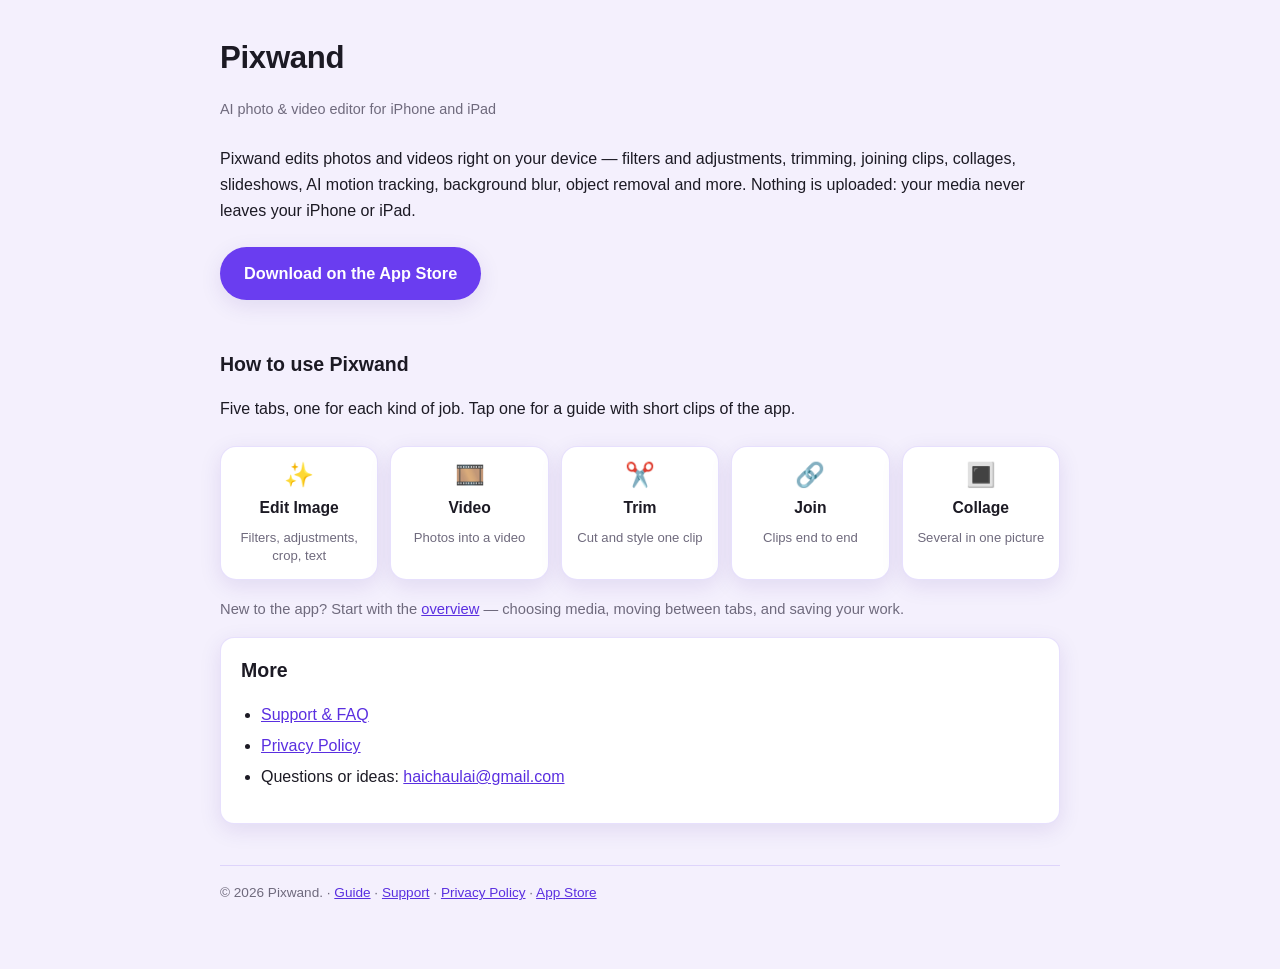
<file: index.html>
<!doctype html>
<html lang="en">
<head>
  <meta charset="utf-8">
  <meta name="viewport" content="width=device-width, initial-scale=1">
  <title>Pixwand — AI Photo &amp; Video Editor</title>
  <meta name="description" content="Pixwand is an AI photo and video editor for iPhone and iPad. Five tabs: Edit Image, Video, Trim, Join and Collage. Everything is edited on your device.">
  <link rel="stylesheet" href="assets/site.css">
</head>
<body>
  <h1>Pixwand</h1>
  <p class="meta">AI photo &amp; video editor for iPhone and iPad</p>

  <p>Pixwand edits photos and videos right on your device — filters and adjustments, trimming,
     joining clips, collages, slideshows, AI motion tracking, background blur, object removal
     and more. Nothing is uploaded: your media never leaves your iPhone or iPad.</p>

  <p><a class="get" href="https://apps.apple.com/app/id6810586772">Download on the App Store</a></p>

  <h2>How to use Pixwand</h2>
  <p>Five tabs, one for each kind of job. Tap one for a guide with short clips of the app.</p>

  <ul class="tabs">
    <li><a href="guide/edit-image/">
      <span class="icon" aria-hidden="true">✨</span>
      <span class="name">Edit Image</span>
      <span class="what">Filters, adjustments, crop, text</span>
    </a></li>
    <li><a href="guide/video/">
      <span class="icon" aria-hidden="true">🎞️</span>
      <span class="name">Video</span>
      <span class="what">Photos into a video</span>
    </a></li>
    <li><a href="guide/trim/">
      <span class="icon" aria-hidden="true">✂️</span>
      <span class="name">Trim</span>
      <span class="what">Cut and style one clip</span>
    </a></li>
    <li><a href="guide/join/">
      <span class="icon" aria-hidden="true">🔗</span>
      <span class="name">Join</span>
      <span class="what">Clips end to end</span>
    </a></li>
    <li><a href="guide/collage/">
      <span class="icon" aria-hidden="true">🔳</span>
      <span class="name">Collage</span>
      <span class="what">Several in one picture</span>
    </a></li>
  </ul>

  <p class="tip">New to the app? Start with the <a href="guide/">overview</a> — choosing media,
     moving between tabs, and saving your work.</p>

  <div class="card">
    <h2 style="margin-top:0">More</h2>
    <ul>
      <li><a href="support.html">Support &amp; FAQ</a></li>
      <li><a href="privacy-policy.html">Privacy Policy</a></li>
      <li>Questions or ideas: <a href="mailto:haichaulai@gmail.com">haichaulai@gmail.com</a></li>
    </ul>
  </div>

  <footer>
    &copy; 2026 Pixwand. &middot; <a href="guide/">Guide</a> &middot;
    <a href="support.html">Support</a> &middot;
    <a href="privacy-policy.html">Privacy Policy</a> &middot;
    <a href="https://apps.apple.com/app/id6810586772">App Store</a>
  </footer>
</body>
</html>
</file>
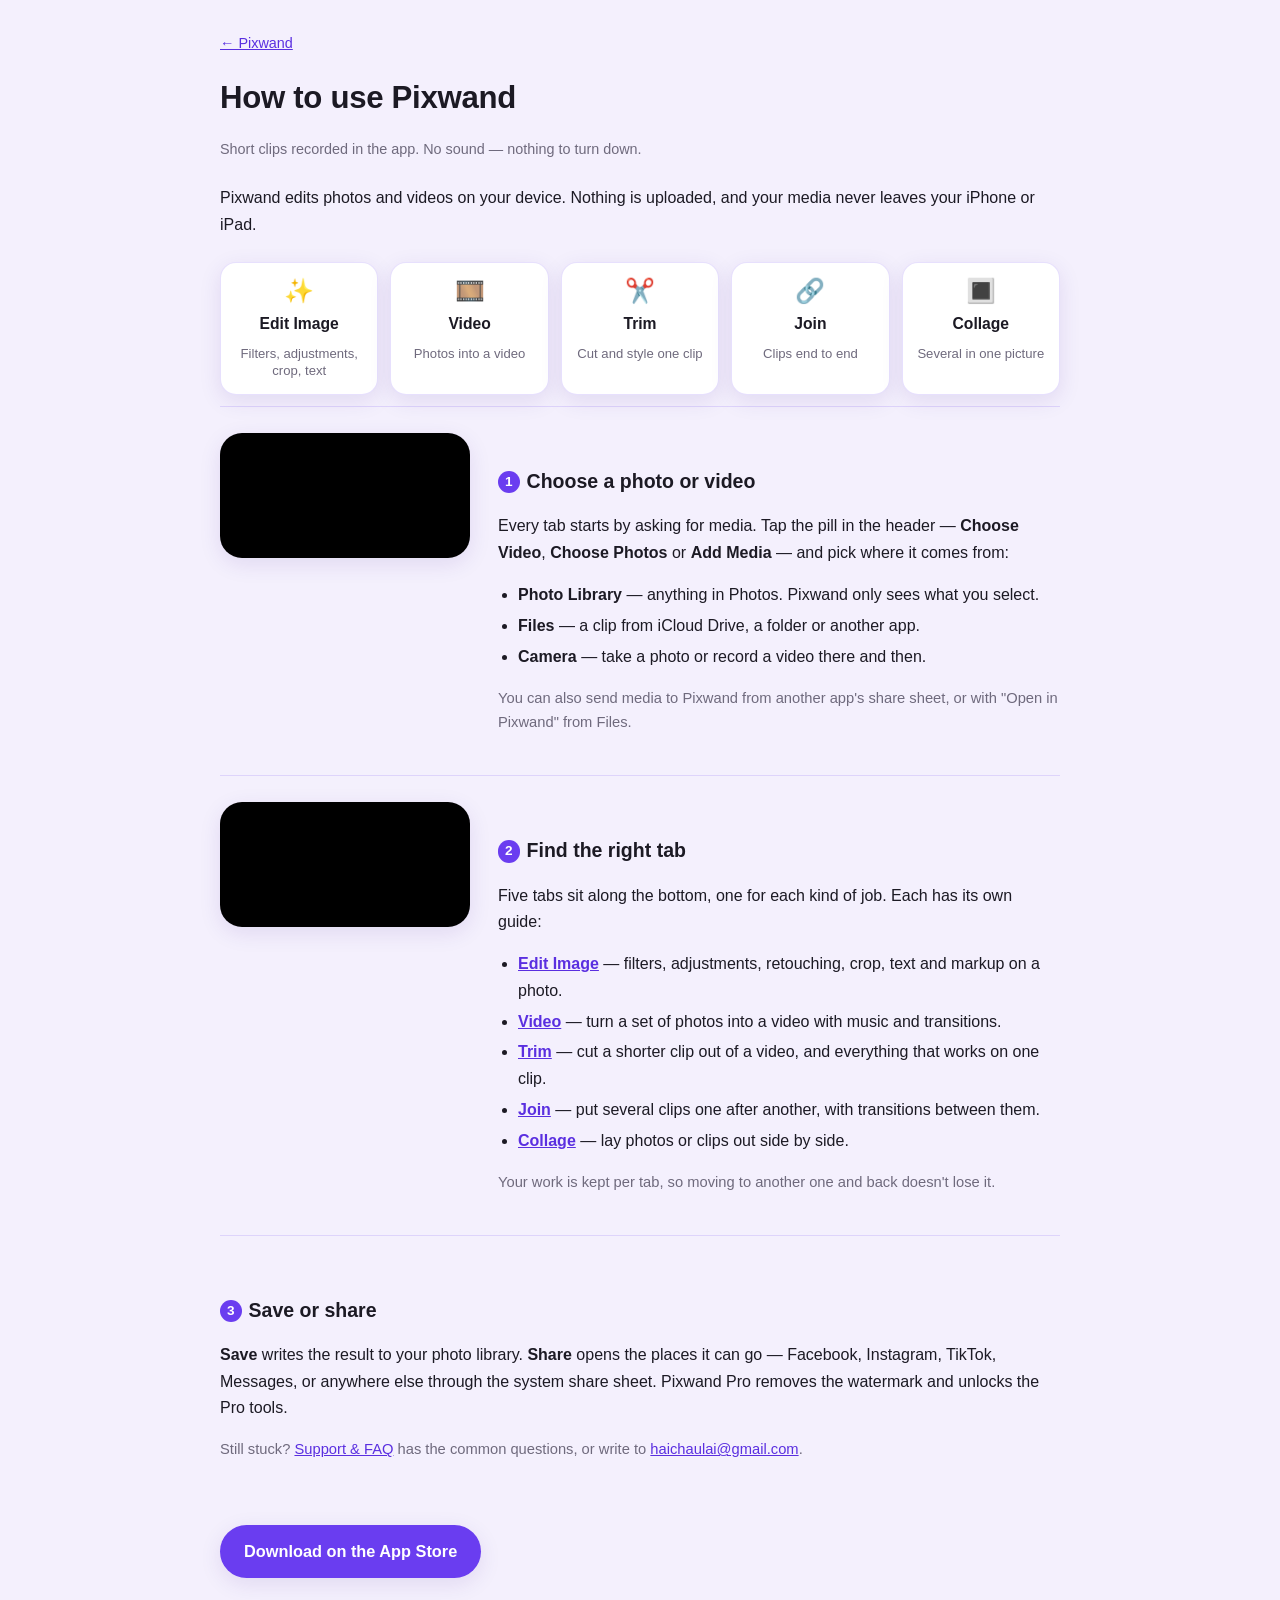
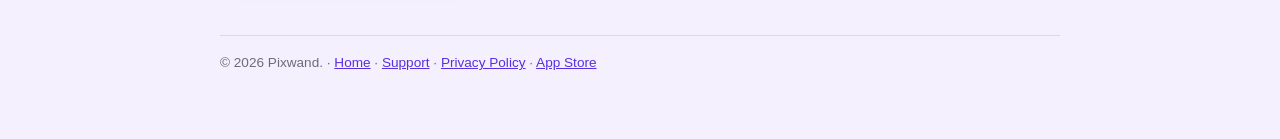
<file: guide/index.html>
<!doctype html>
<html lang="en">
<head>
  <meta charset="utf-8">
  <meta name="viewport" content="width=device-width, initial-scale=1">
  <title>Pixwand — How to Use</title>
  <meta name="description" content="A short visual guide to Pixwand: choose a photo or video, move between the five tabs, then save or share.">
  <link rel="stylesheet" href="../assets/site.css">
</head>
<body>
  <p class="back"><a href="../">&larr; Pixwand</a></p>
  <h1>How to use Pixwand</h1>
  <p class="meta">Short clips recorded in the app. No sound — nothing to turn down.</p>

  <p>Pixwand edits photos and videos on your device. Nothing is uploaded, and your media
     never leaves your iPhone or iPad.</p>

  <ul class="tabs">
    <li><a href="edit-image/">
      <span class="icon" aria-hidden="true">✨</span>
      <span class="name">Edit Image</span>
      <span class="what">Filters, adjustments, crop, text</span>
    </a></li>
    <li><a href="video/">
      <span class="icon" aria-hidden="true">🎞️</span>
      <span class="name">Video</span>
      <span class="what">Photos into a video</span>
    </a></li>
    <li><a href="trim/">
      <span class="icon" aria-hidden="true">✂️</span>
      <span class="name">Trim</span>
      <span class="what">Cut and style one clip</span>
    </a></li>
    <li><a href="join/">
      <span class="icon" aria-hidden="true">🔗</span>
      <span class="name">Join</span>
      <span class="what">Clips end to end</span>
    </a></li>
    <li><a href="collage/">
      <span class="icon" aria-hidden="true">🔳</span>
      <span class="name">Collage</span>
      <span class="what">Several in one picture</span>
    </a></li>
  </ul>

  <section class="step">
    <video src="clips/choose-video.mp4" autoplay muted loop playsinline preload="metadata"
           aria-label="Choosing a video from the photo library"></video>
    <div>
      <h2><span class="num">1</span>Choose a photo or video</h2>
      <p>Every tab starts by asking for media. Tap the pill in the header —
         <b>Choose Video</b>, <b>Choose Photos</b> or <b>Add Media</b> — and pick where it
         comes from:</p>
      <ul>
        <li><b>Photo Library</b> — anything in Photos. Pixwand only sees what you select.</li>
        <li><b>Files</b> — a clip from iCloud Drive, a folder or another app.</li>
        <li><b>Camera</b> — take a photo or record a video there and then.</li>
      </ul>
      <p class="tip">You can also send media to Pixwand from another app's share sheet, or
         with "Open in Pixwand" from Files.</p>
    </div>
  </section>

  <section class="step">
    <video src="clips/tour-tabs.mp4" autoplay muted loop playsinline preload="metadata"
           aria-label="Moving between the five tabs along the bottom of the app"></video>
    <div>
      <h2><span class="num">2</span>Find the right tab</h2>
      <p>Five tabs sit along the bottom, one for each kind of job. Each has its own guide:</p>
      <ul>
        <li><a href="edit-image/"><b>Edit Image</b></a> — filters, adjustments, retouching,
            crop, text and markup on a photo.</li>
        <li><a href="video/"><b>Video</b></a> — turn a set of photos into a video with
            music and transitions.</li>
        <li><a href="trim/"><b>Trim</b></a> — cut a shorter clip out of a video, and
            everything that works on one clip.</li>
        <li><a href="join/"><b>Join</b></a> — put several clips one after another, with
            transitions between them.</li>
        <li><a href="collage/"><b>Collage</b></a> — lay photos or clips out side by side.</li>
      </ul>
      <p class="tip">Your work is kept per tab, so moving to another one and back doesn't lose it.</p>
    </div>
  </section>

  <section class="step wide">
    <div>
      <h2><span class="num">3</span>Save or share</h2>
      <p><b>Save</b> writes the result to your photo library. <b>Share</b> opens the places it
         can go — Facebook, Instagram, TikTok, Messages, or anywhere else through the system
         share sheet. Pixwand Pro removes the watermark and unlocks the Pro tools.</p>
      <p class="tip">Still stuck? <a href="../support.html">Support &amp; FAQ</a> has the
         common questions, or write to
         <a href="mailto:haichaulai@gmail.com">haichaulai@gmail.com</a>.</p>
    </div>
  </section>

  <p><a class="get" href="https://apps.apple.com/app/id6810586772">Download on the App Store</a></p>

  <footer>
    &copy; 2026 Pixwand. &middot; <a href="../">Home</a> &middot;
    <a href="../support.html">Support</a> &middot;
    <a href="../privacy-policy.html">Privacy Policy</a> &middot;
    <a href="https://apps.apple.com/app/id6810586772">App Store</a>
  </footer>
</body>
</html>
</file>
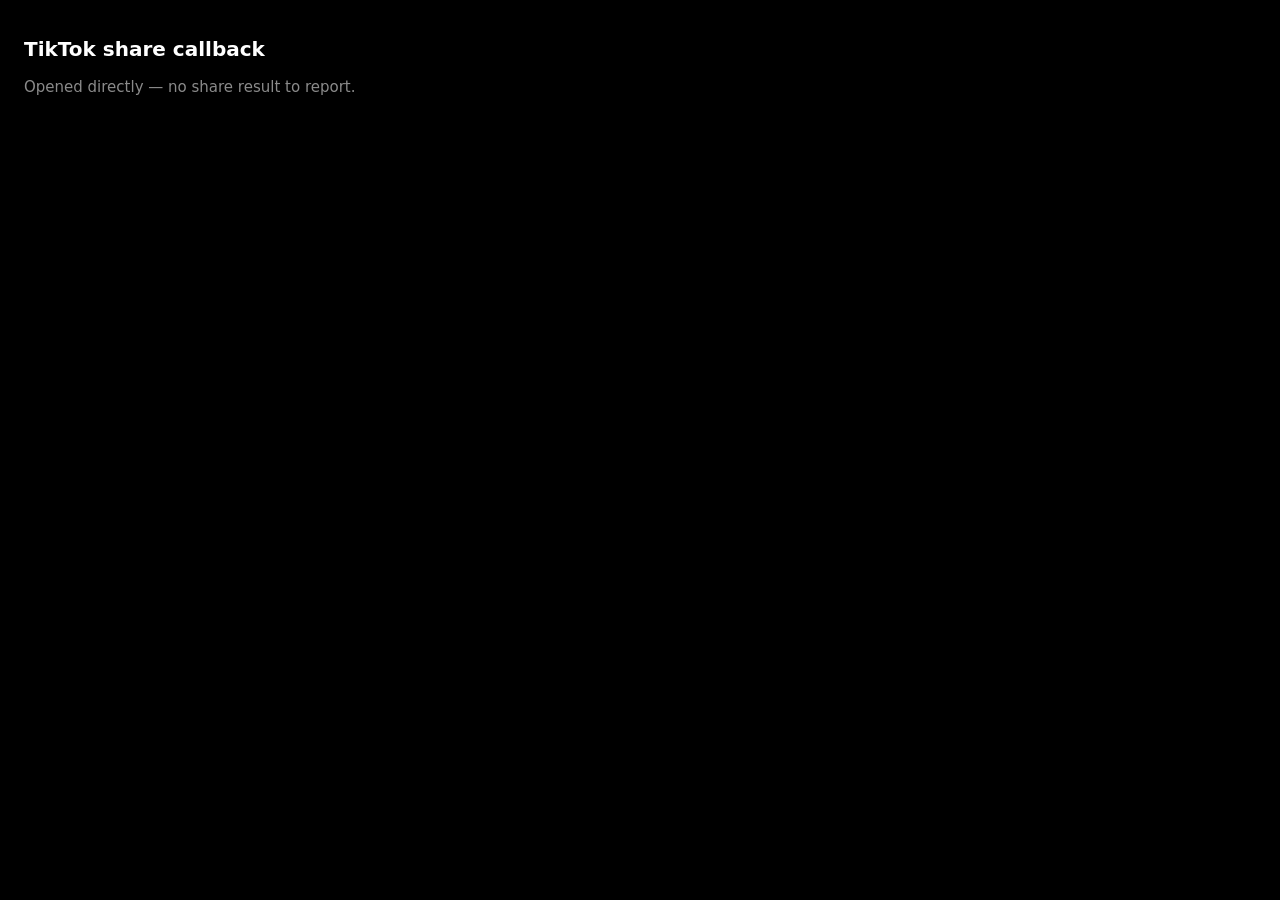
<file: tiktok/index.html>
<!doctype html>
<html lang="en">
<head>
<meta charset="utf-8">
<meta name="viewport" content="width=device-width, initial-scale=1">
<title>TikTok Share Result</title>
<style>
  body{font-family:-apple-system,system-ui,sans-serif;margin:0;padding:24px;background:#000;color:#fff}
  h1{font-size:20px}
  p{color:#8a8a8a;font-size:15px;line-height:1.5}
  .k{color:#8a8a8a;font-size:13px;margin-top:14px}
  .v{font-size:17px;word-break:break-all;background:#161616;padding:10px 12px;border-radius:10px;margin-top:4px}
  .ok{color:#2dd36f} .err{color:#ff4d6a}
  a.open{display:inline-block;margin:20px 0;padding:12px 20px;border-radius:12px;background:#fff;color:#000;font-size:17px;font-weight:600;text-decoration:none}
</style>
</head>
<body>
  <h1>TikTok share callback</h1>
  <!--
    TikTok reports the result of a Share Kit post by opening this page's URL.
    It is registered as Pixwand's universal link (see /.well-known/apple-app-site-association),
    so on a phone with Pixwand installed iOS normally hands it straight to the app
    and this page is never seen. If it is seen, the universal link didn't resolve
    (link not yet fetched by iOS, app reinstalled, opened on desktop…): bounce the
    same query over the app's own URL scheme so the share still answers in Pixwand.
    Add ?nobounce=1 to the URL to stay here and read the parameters.
  -->
  <p id="note"></p>
  <a class="open" id="open" style="display:none">Open Pixwand</a>
  <div id="out"></div>
<script>
  var params = new URLSearchParams(location.search);
  var hasParams = [...params].length > 0;
  var deepLink = 'pixwand://tiktok-share?' + location.search.replace(/^\?/, '');
  var note = document.getElementById('note');
  var open = document.getElementById('open');

  if (hasParams && params.get('nobounce') !== '1') {
    open.href = deepLink;
    open.style.display = 'inline-block';
    note.textContent = 'Taking you back to Pixwand…';
    location.replace(deepLink);
  } else if (!hasParams) {
    note.textContent = 'Opened directly — no share result to report.';
  }

  var out = document.getElementById('out');
  for (var [key, value] of params) {
    var cls = (key.indexOf('error') > -1 || key.indexOf('err') > -1) ? 'err'
            : (key.indexOf('state') > -1 && value === '20000') ? 'ok' : '';
    out.innerHTML += '<div class="k">' + key + '</div><div class="v ' + cls + '">' + value + '</div>';
  }
</script>
</body>
</html>
</file>
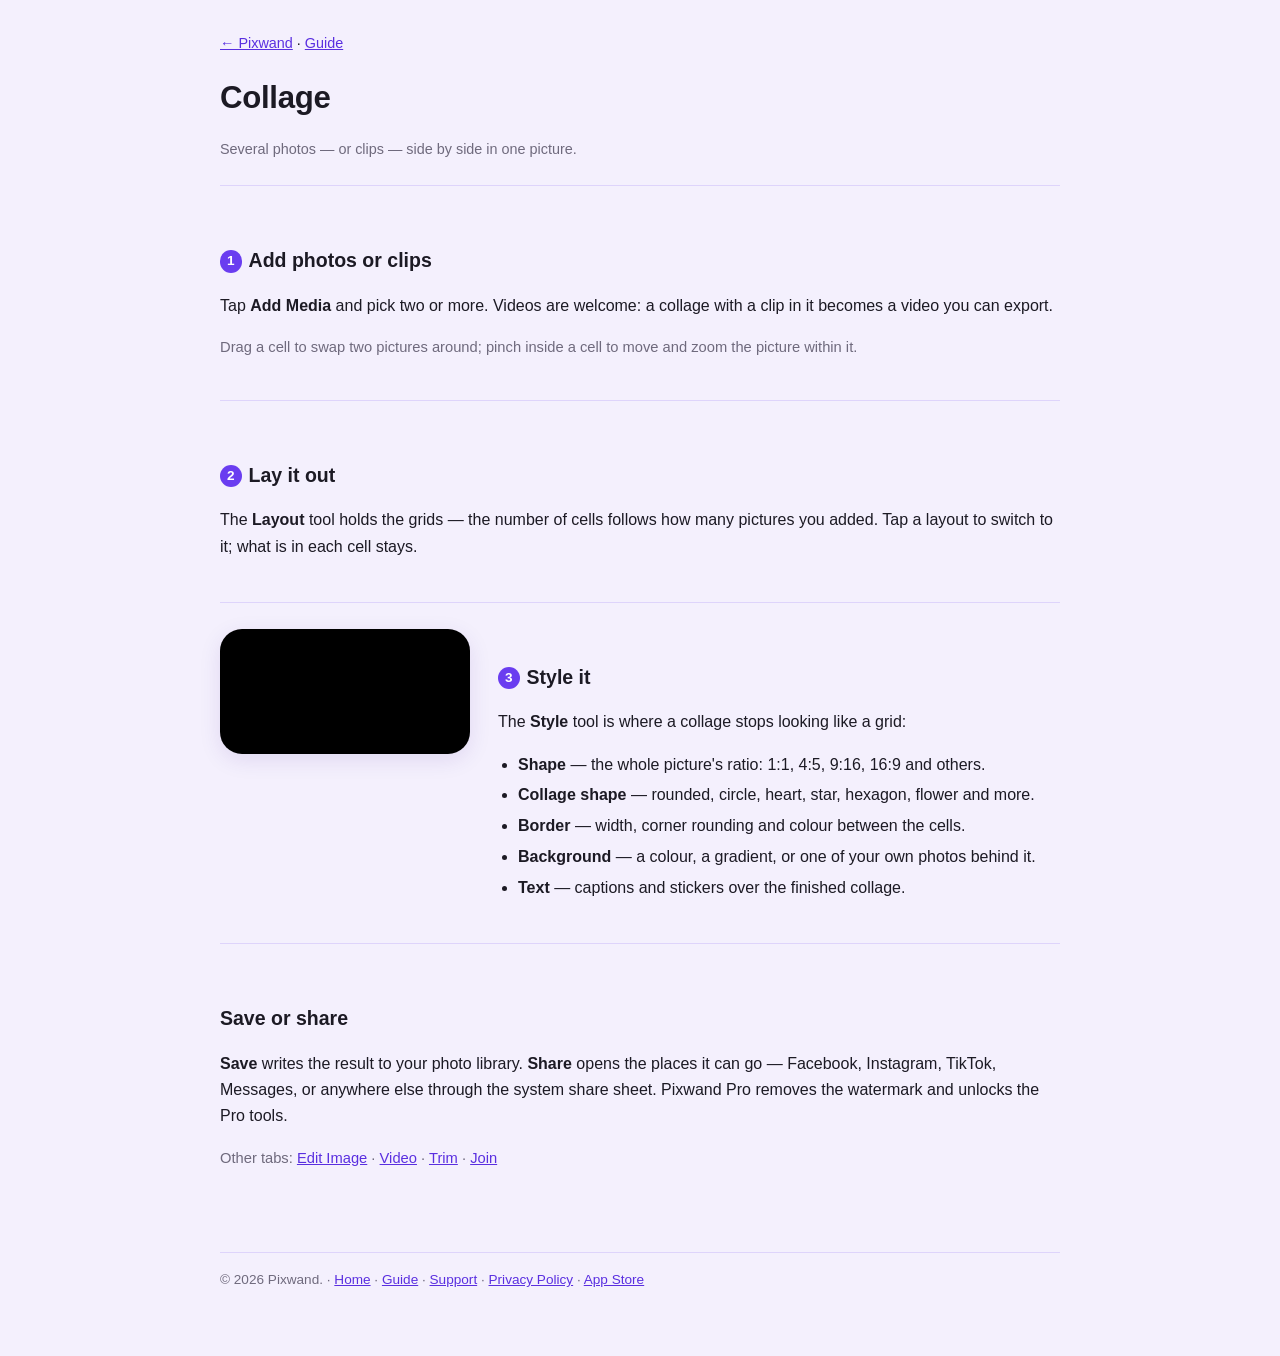
<file: guide/collage/index.html>
<!doctype html>
<html lang="en">
<head>
  <meta charset="utf-8">
  <meta name="viewport" content="width=device-width, initial-scale=1">
  <title>Pixwand — Collage</title>
  <meta name="description" content="Several photos — or clips — side by side in one picture.">
  <link rel="stylesheet" href="../../assets/site.css">
</head>
<body>
  <p class="back"><a href="../../">&larr; Pixwand</a> &middot; <a href="../../guide/">Guide</a></p>
  <h1>Collage</h1>
  <p class="meta">Several photos — or clips — side by side in one picture.</p>

  <section class="step wide">
    <div>
      <h2><span class="num">1</span>Add photos or clips</h2>
      <p>Tap <b>Add Media</b> and pick two or more. Videos are welcome: a collage with a
         clip in it becomes a video you can export.</p>
      <p class="tip">Drag a cell to swap two pictures around; pinch inside a cell to move
         and zoom the picture within it.</p>
    </div>
  </section>
  <section class="step wide">
    <div>
      <h2><span class="num">2</span>Lay it out</h2>
      <p>The <b>Layout</b> tool holds the grids — the number of cells follows how many
         pictures you added. Tap a layout to switch to it; what is in each cell stays.</p>
    </div>
  </section>
  <section class="step">
    <video src="../clips/collage-style.mp4" autoplay muted loop playsinline preload="metadata"
           aria-label="Changing the shape and style of a collage"></video>
    <div>
      <h2><span class="num">3</span>Style it</h2>
      <p>The <b>Style</b> tool is where a collage stops looking like a grid:</p>
      <ul>
        <li><b>Shape</b> — the whole picture's ratio: 1:1, 4:5, 9:16, 16:9 and others.</li>
        <li><b>Collage shape</b> — rounded, circle, heart, star, hexagon, flower and more.</li>
        <li><b>Border</b> — width, corner rounding and colour between the cells.</li>
        <li><b>Background</b> — a colour, a gradient, or one of your own photos behind it.</li>
        <li><b>Text</b> — captions and stickers over the finished collage.</li>
      </ul>
    </div>
  </section>

  <section class="step wide">
    <div>
      <h2>Save or share</h2>
      <p><b>Save</b> writes the result to your photo library. <b>Share</b> opens the places it
         can go — Facebook, Instagram, TikTok, Messages, or anywhere else through the system
         share sheet. Pixwand Pro removes the watermark and unlocks the Pro tools.</p>
      <p class="tip">Other tabs: <a href="../../guide/edit-image/">Edit Image</a> &middot; <a href="../../guide/video/">Video</a> &middot; <a href="../../guide/trim/">Trim</a> &middot; <a href="../../guide/join/">Join</a></p>
    </div>
  </section>

  <footer>
    &copy; 2026 Pixwand. &middot; <a href="../../">Home</a> &middot;
    <a href="../../guide/">Guide</a> &middot;
    <a href="../../support.html">Support</a> &middot;
    <a href="../../privacy-policy.html">Privacy Policy</a> &middot;
    <a href="https://apps.apple.com/app/id6810586772">App Store</a>
  </footer>
</body>
</html>
</file>
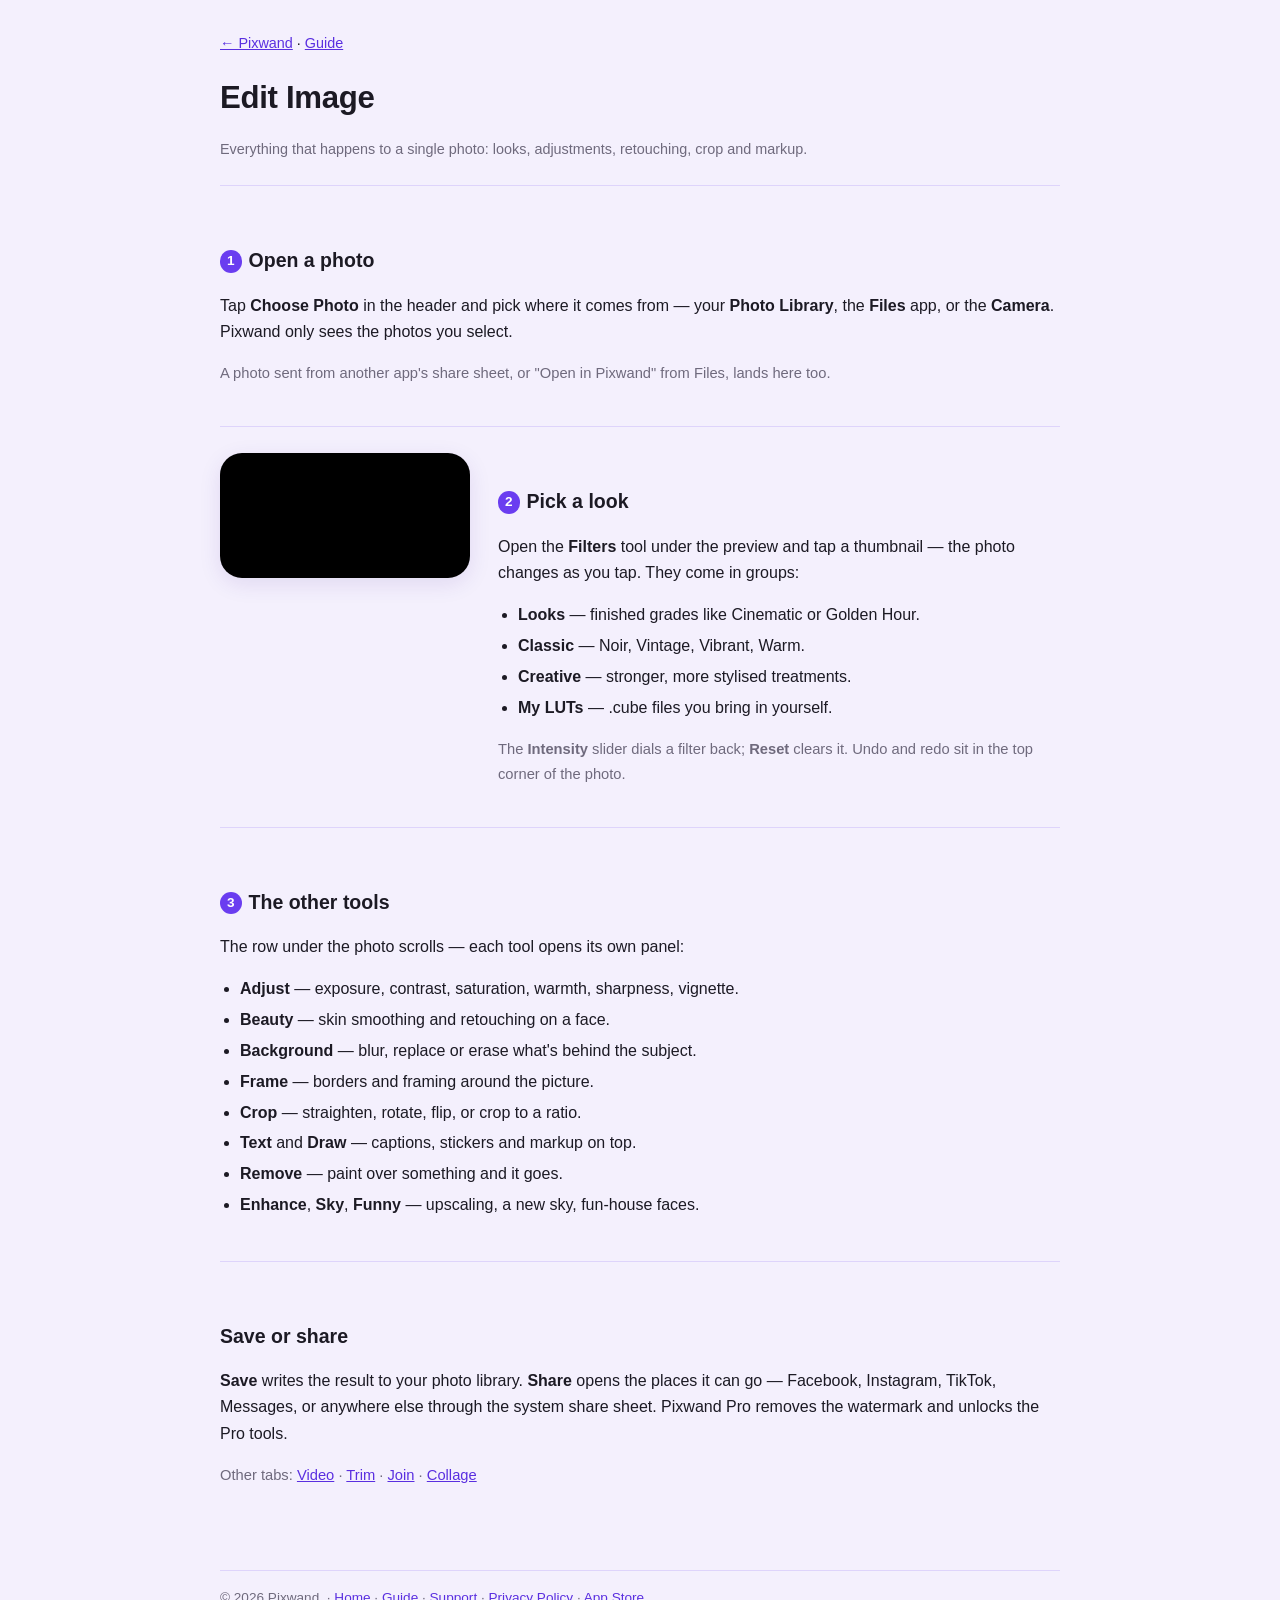
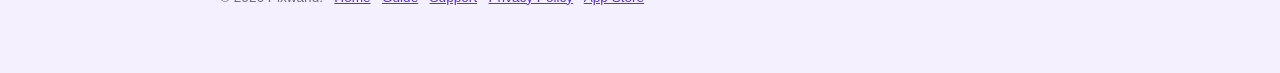
<file: guide/edit-image/index.html>
<!doctype html>
<html lang="en">
<head>
  <meta charset="utf-8">
  <meta name="viewport" content="width=device-width, initial-scale=1">
  <title>Pixwand — Edit Image</title>
  <meta name="description" content="Everything that happens to a single photo: looks, adjustments, retouching, crop and markup.">
  <link rel="stylesheet" href="../../assets/site.css">
</head>
<body>
  <p class="back"><a href="../../">&larr; Pixwand</a> &middot; <a href="../../guide/">Guide</a></p>
  <h1>Edit Image</h1>
  <p class="meta">Everything that happens to a single photo: looks, adjustments, retouching, crop and markup.</p>

  <section class="step wide">
    <div>
      <h2><span class="num">1</span>Open a photo</h2>
      <p>Tap <b>Choose Photo</b> in the header and pick where it comes from — your
         <b>Photo Library</b>, the <b>Files</b> app, or the <b>Camera</b>. Pixwand only sees
         the photos you select.</p>
      <p class="tip">A photo sent from another app's share sheet, or "Open in Pixwand" from
         Files, lands here too.</p>
    </div>
  </section>
  <section class="step">
    <video src="../clips/edit-filters.mp4" autoplay muted loop playsinline preload="metadata"
           aria-label="Applying filters to a photo in the Edit Image tab"></video>
    <div>
      <h2><span class="num">2</span>Pick a look</h2>
      <p>Open the <b>Filters</b> tool under the preview and tap a thumbnail — the photo
         changes as you tap. They come in groups:</p>
      <ul>
        <li><b>Looks</b> — finished grades like Cinematic or Golden Hour.</li>
        <li><b>Classic</b> — Noir, Vintage, Vibrant, Warm.</li>
        <li><b>Creative</b> — stronger, more stylised treatments.</li>
        <li><b>My LUTs</b> — .cube files you bring in yourself.</li>
      </ul>
      <p class="tip">The <b>Intensity</b> slider dials a filter back; <b>Reset</b> clears it.
         Undo and redo sit in the top corner of the photo.</p>
    </div>
  </section>
  <section class="step wide">
    <div>
      <h2><span class="num">3</span>The other tools</h2>
      <p>The row under the photo scrolls — each tool opens its own panel:</p>
      <ul>
        <li><b>Adjust</b> — exposure, contrast, saturation, warmth, sharpness, vignette.</li>
        <li><b>Beauty</b> — skin smoothing and retouching on a face.</li>
        <li><b>Background</b> — blur, replace or erase what's behind the subject.</li>
        <li><b>Frame</b> — borders and framing around the picture.</li>
        <li><b>Crop</b> — straighten, rotate, flip, or crop to a ratio.</li>
        <li><b>Text</b> and <b>Draw</b> — captions, stickers and markup on top.</li>
        <li><b>Remove</b> — paint over something and it goes.</li>
        <li><b>Enhance</b>, <b>Sky</b>, <b>Funny</b> — upscaling, a new sky, fun-house faces.</li>
      </ul>
    </div>
  </section>

  <section class="step wide">
    <div>
      <h2>Save or share</h2>
      <p><b>Save</b> writes the result to your photo library. <b>Share</b> opens the places it
         can go — Facebook, Instagram, TikTok, Messages, or anywhere else through the system
         share sheet. Pixwand Pro removes the watermark and unlocks the Pro tools.</p>
      <p class="tip">Other tabs: <a href="../../guide/video/">Video</a> &middot; <a href="../../guide/trim/">Trim</a> &middot; <a href="../../guide/join/">Join</a> &middot; <a href="../../guide/collage/">Collage</a></p>
    </div>
  </section>

  <footer>
    &copy; 2026 Pixwand. &middot; <a href="../../">Home</a> &middot;
    <a href="../../guide/">Guide</a> &middot;
    <a href="../../support.html">Support</a> &middot;
    <a href="../../privacy-policy.html">Privacy Policy</a> &middot;
    <a href="https://apps.apple.com/app/id6810586772">App Store</a>
  </footer>
</body>
</html>
</file>
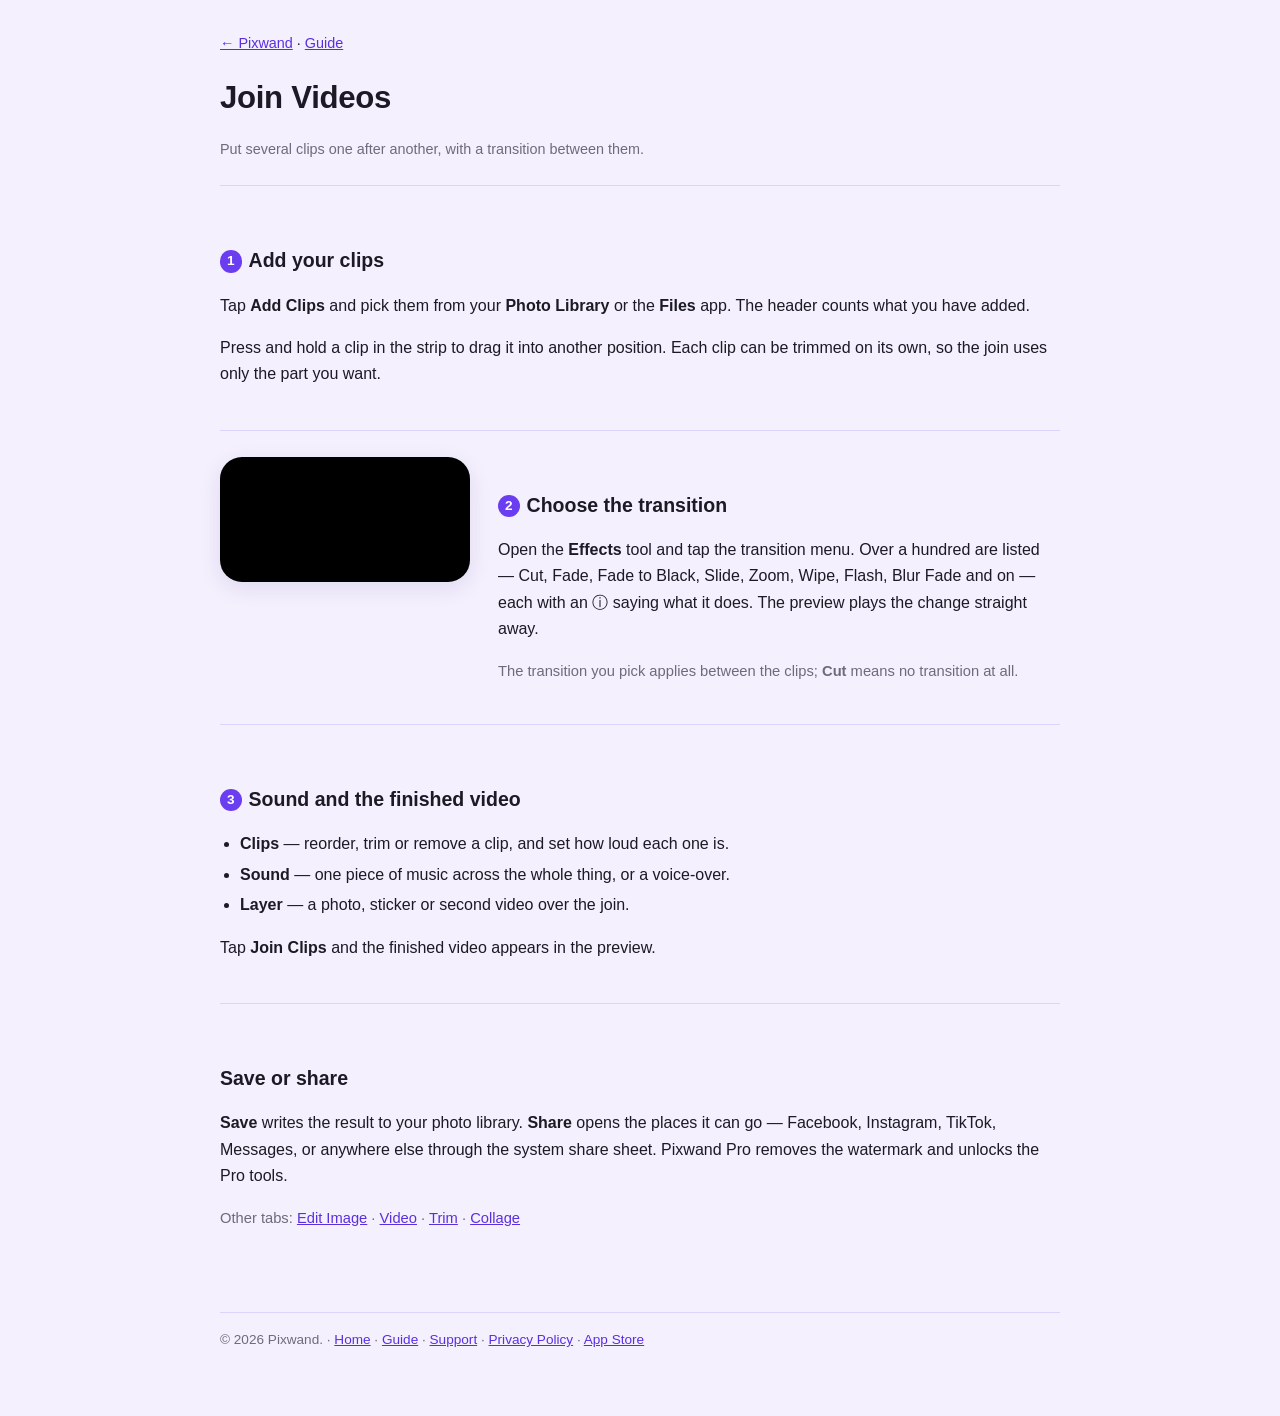
<file: guide/join/index.html>
<!doctype html>
<html lang="en">
<head>
  <meta charset="utf-8">
  <meta name="viewport" content="width=device-width, initial-scale=1">
  <title>Pixwand — Join Videos</title>
  <meta name="description" content="Put several clips one after another, with a transition between them.">
  <link rel="stylesheet" href="../../assets/site.css">
</head>
<body>
  <p class="back"><a href="../../">&larr; Pixwand</a> &middot; <a href="../../guide/">Guide</a></p>
  <h1>Join Videos</h1>
  <p class="meta">Put several clips one after another, with a transition between them.</p>

  <section class="step wide">
    <div>
      <h2><span class="num">1</span>Add your clips</h2>
      <p>Tap <b>Add Clips</b> and pick them from your <b>Photo Library</b> or the
         <b>Files</b> app. The header counts what you have added.</p>
      <p>Press and hold a clip in the strip to drag it into another position. Each clip can
         be trimmed on its own, so the join uses only the part you want.</p>
    </div>
  </section>
  <section class="step">
    <video src="../clips/join-transitions.mp4" autoplay muted loop playsinline preload="metadata"
           aria-label="Choosing a transition between clips in the Join tab"></video>
    <div>
      <h2><span class="num">2</span>Choose the transition</h2>
      <p>Open the <b>Effects</b> tool and tap the transition menu. Over a hundred are
         listed — Cut, Fade, Fade to Black, Slide, Zoom, Wipe, Flash, Blur Fade and on —
         each with an ⓘ saying what it does. The preview plays the change straight away.</p>
      <p class="tip">The transition you pick applies between the clips; <b>Cut</b> means no
         transition at all.</p>
    </div>
  </section>
  <section class="step wide">
    <div>
      <h2><span class="num">3</span>Sound and the finished video</h2>
      <ul>
        <li><b>Clips</b> — reorder, trim or remove a clip, and set how loud each one is.</li>
        <li><b>Sound</b> — one piece of music across the whole thing, or a voice-over.</li>
        <li><b>Layer</b> — a photo, sticker or second video over the join.</li>
      </ul>
      <p>Tap <b>Join Clips</b> and the finished video appears in the preview.</p>
    </div>
  </section>

  <section class="step wide">
    <div>
      <h2>Save or share</h2>
      <p><b>Save</b> writes the result to your photo library. <b>Share</b> opens the places it
         can go — Facebook, Instagram, TikTok, Messages, or anywhere else through the system
         share sheet. Pixwand Pro removes the watermark and unlocks the Pro tools.</p>
      <p class="tip">Other tabs: <a href="../../guide/edit-image/">Edit Image</a> &middot; <a href="../../guide/video/">Video</a> &middot; <a href="../../guide/trim/">Trim</a> &middot; <a href="../../guide/collage/">Collage</a></p>
    </div>
  </section>

  <footer>
    &copy; 2026 Pixwand. &middot; <a href="../../">Home</a> &middot;
    <a href="../../guide/">Guide</a> &middot;
    <a href="../../support.html">Support</a> &middot;
    <a href="../../privacy-policy.html">Privacy Policy</a> &middot;
    <a href="https://apps.apple.com/app/id6810586772">App Store</a>
  </footer>
</body>
</html>
</file>
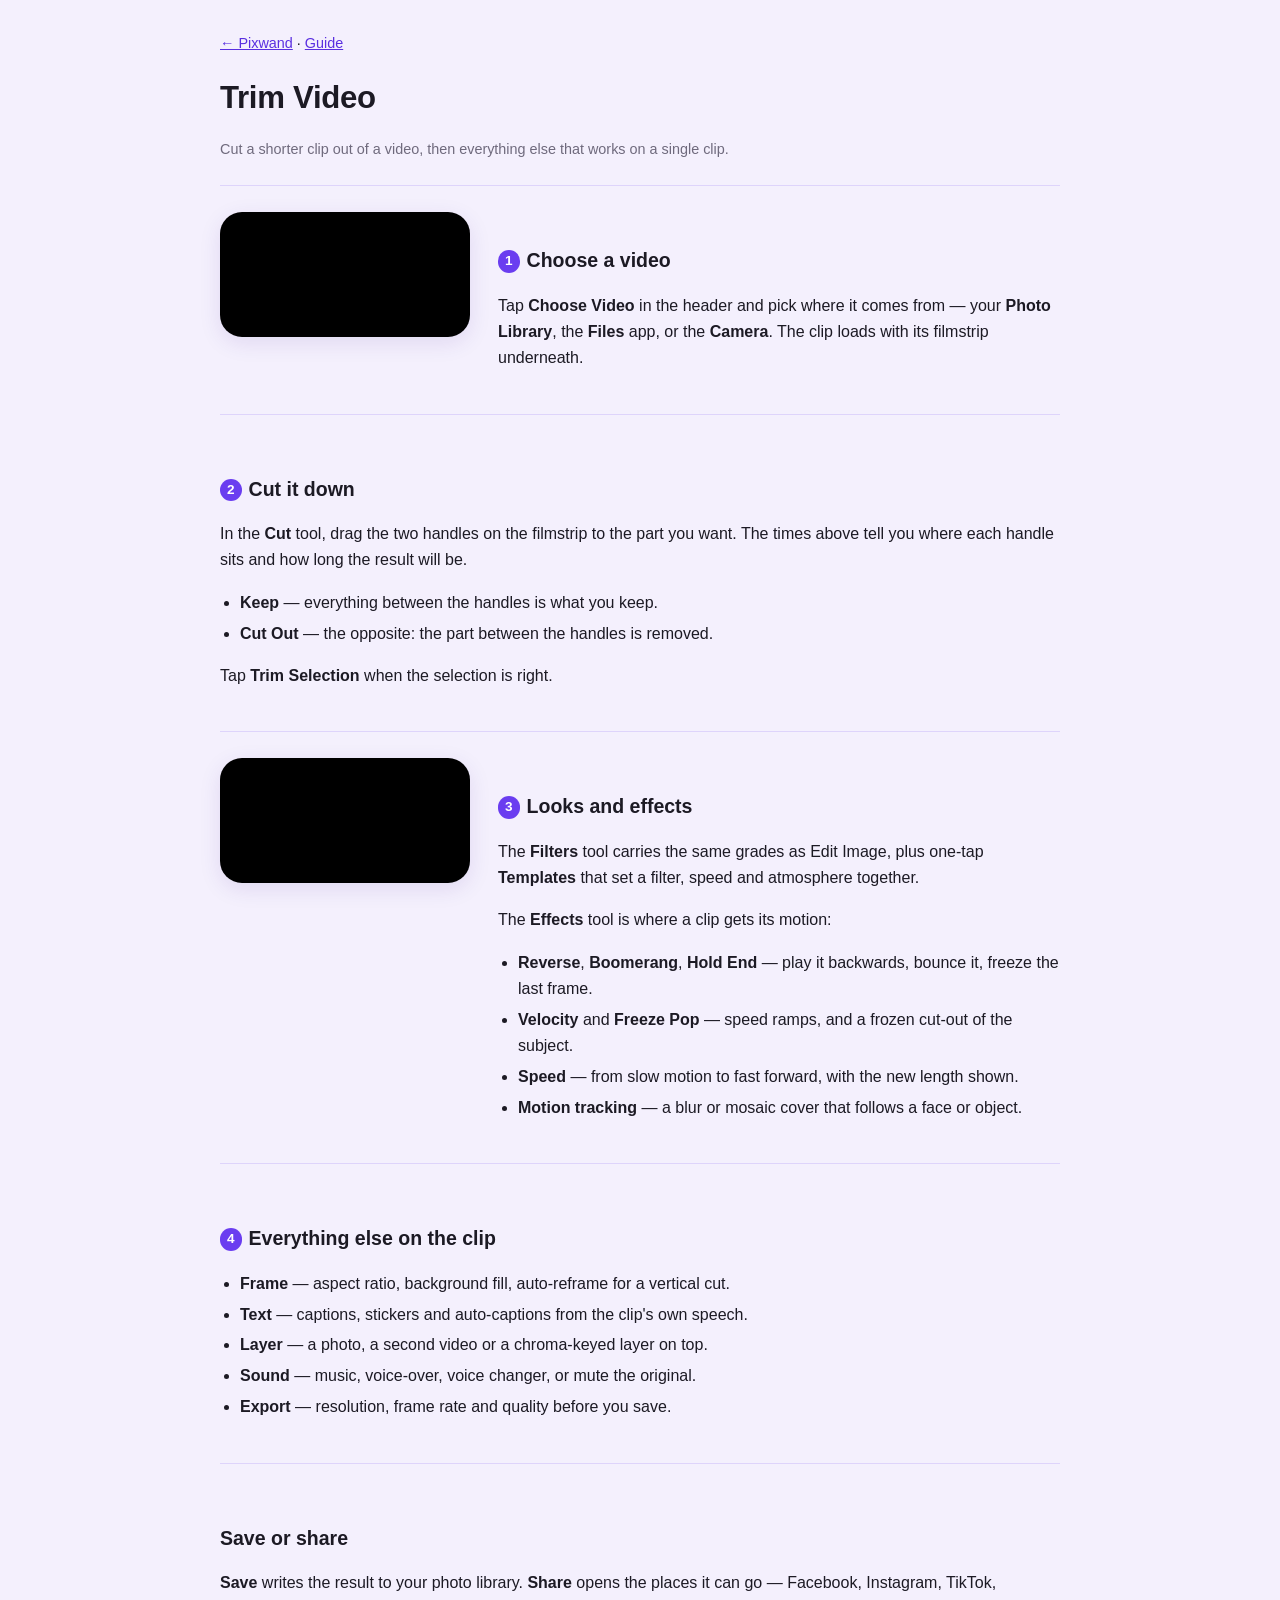
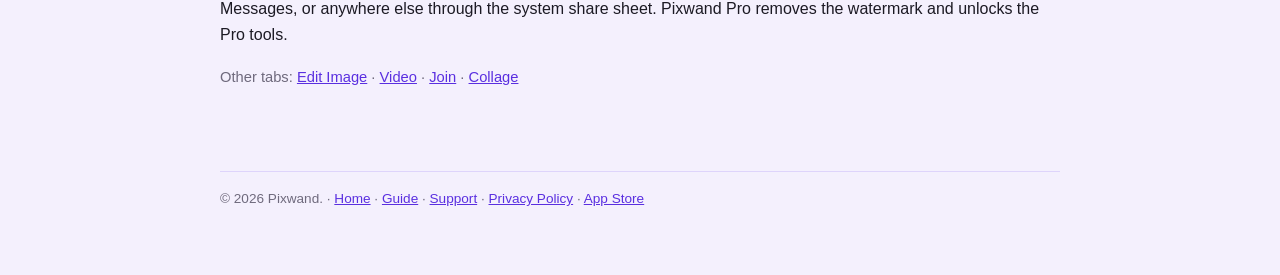
<file: guide/trim/index.html>
<!doctype html>
<html lang="en">
<head>
  <meta charset="utf-8">
  <meta name="viewport" content="width=device-width, initial-scale=1">
  <title>Pixwand — Trim Video</title>
  <meta name="description" content="Cut a shorter clip out of a video, then everything else that works on a single clip.">
  <link rel="stylesheet" href="../../assets/site.css">
</head>
<body>
  <p class="back"><a href="../../">&larr; Pixwand</a> &middot; <a href="../../guide/">Guide</a></p>
  <h1>Trim Video</h1>
  <p class="meta">Cut a shorter clip out of a video, then everything else that works on a single clip.</p>

  <section class="step">
    <video src="../clips/choose-video.mp4" autoplay muted loop playsinline preload="metadata"
           aria-label="Choosing a video from the photo library in the Trim tab"></video>
    <div>
      <h2><span class="num">1</span>Choose a video</h2>
      <p>Tap <b>Choose Video</b> in the header and pick where it comes from — your
         <b>Photo Library</b>, the <b>Files</b> app, or the <b>Camera</b>. The clip loads with
         its filmstrip underneath.</p>
    </div>
  </section>
  <section class="step wide">
    <div>
      <h2><span class="num">2</span>Cut it down</h2>
      <p>In the <b>Cut</b> tool, drag the two handles on the filmstrip to the part you want.
         The times above tell you where each handle sits and how long the result will be.</p>
      <ul>
        <li><b>Keep</b> — everything between the handles is what you keep.</li>
        <li><b>Cut Out</b> — the opposite: the part between the handles is removed.</li>
      </ul>
      <p>Tap <b>Trim Selection</b> when the selection is right.</p>
    </div>
  </section>
  <section class="step">
    <video src="../clips/trim-effects.mp4" autoplay muted loop playsinline preload="metadata"
           aria-label="Applying a look and a time effect in the Trim tab"></video>
    <div>
      <h2><span class="num">3</span>Looks and effects</h2>
      <p>The <b>Filters</b> tool carries the same grades as Edit Image, plus one-tap
         <b>Templates</b> that set a filter, speed and atmosphere together.</p>
      <p>The <b>Effects</b> tool is where a clip gets its motion:</p>
      <ul>
        <li><b>Reverse</b>, <b>Boomerang</b>, <b>Hold End</b> — play it backwards, bounce it, freeze the last frame.</li>
        <li><b>Velocity</b> and <b>Freeze Pop</b> — speed ramps, and a frozen cut-out of the subject.</li>
        <li><b>Speed</b> — from slow motion to fast forward, with the new length shown.</li>
        <li><b>Motion tracking</b> — a blur or mosaic cover that follows a face or object.</li>
      </ul>
    </div>
  </section>
  <section class="step wide">
    <div>
      <h2><span class="num">4</span>Everything else on the clip</h2>
      <ul>
        <li><b>Frame</b> — aspect ratio, background fill, auto-reframe for a vertical cut.</li>
        <li><b>Text</b> — captions, stickers and auto-captions from the clip's own speech.</li>
        <li><b>Layer</b> — a photo, a second video or a chroma-keyed layer on top.</li>
        <li><b>Sound</b> — music, voice-over, voice changer, or mute the original.</li>
        <li><b>Export</b> — resolution, frame rate and quality before you save.</li>
      </ul>
    </div>
  </section>

  <section class="step wide">
    <div>
      <h2>Save or share</h2>
      <p><b>Save</b> writes the result to your photo library. <b>Share</b> opens the places it
         can go — Facebook, Instagram, TikTok, Messages, or anywhere else through the system
         share sheet. Pixwand Pro removes the watermark and unlocks the Pro tools.</p>
      <p class="tip">Other tabs: <a href="../../guide/edit-image/">Edit Image</a> &middot; <a href="../../guide/video/">Video</a> &middot; <a href="../../guide/join/">Join</a> &middot; <a href="../../guide/collage/">Collage</a></p>
    </div>
  </section>

  <footer>
    &copy; 2026 Pixwand. &middot; <a href="../../">Home</a> &middot;
    <a href="../../guide/">Guide</a> &middot;
    <a href="../../support.html">Support</a> &middot;
    <a href="../../privacy-policy.html">Privacy Policy</a> &middot;
    <a href="https://apps.apple.com/app/id6810586772">App Store</a>
  </footer>
</body>
</html>
</file>
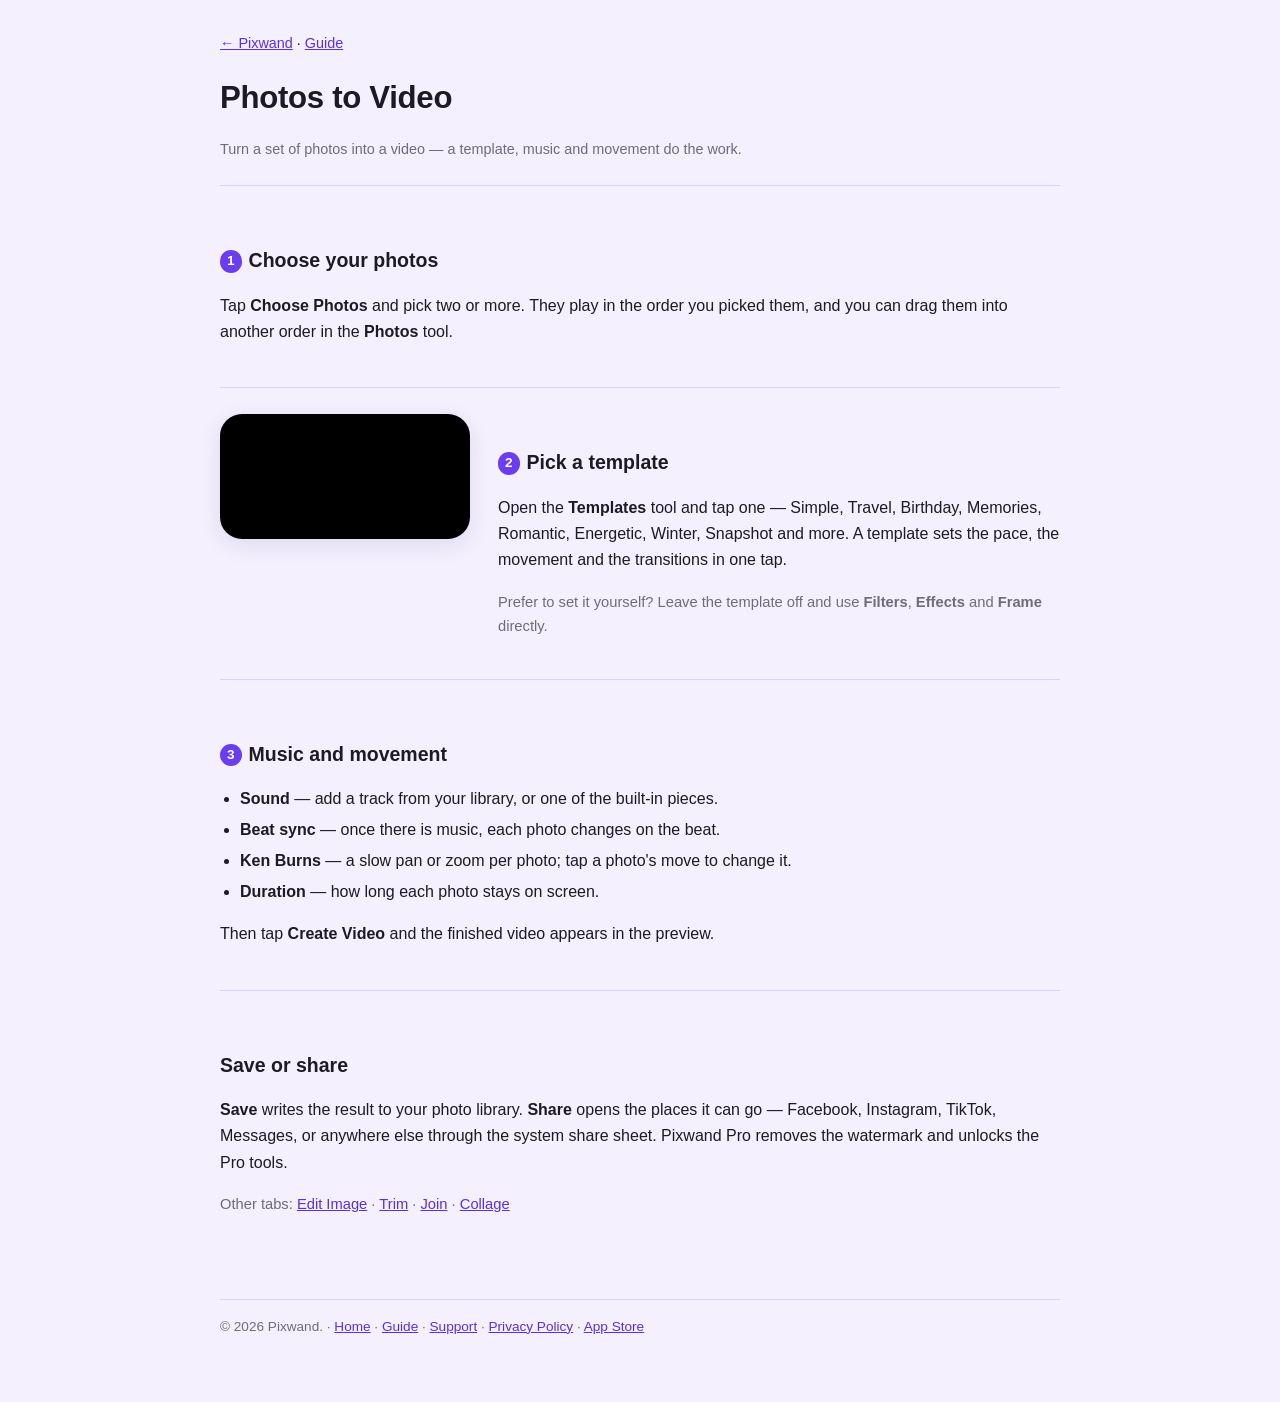
<file: guide/video/index.html>
<!doctype html>
<html lang="en">
<head>
  <meta charset="utf-8">
  <meta name="viewport" content="width=device-width, initial-scale=1">
  <title>Pixwand — Photos to Video</title>
  <meta name="description" content="Turn a set of photos into a video — a template, music and movement do the work.">
  <link rel="stylesheet" href="../../assets/site.css">
</head>
<body>
  <p class="back"><a href="../../">&larr; Pixwand</a> &middot; <a href="../../guide/">Guide</a></p>
  <h1>Photos to Video</h1>
  <p class="meta">Turn a set of photos into a video — a template, music and movement do the work.</p>

  <section class="step wide">
    <div>
      <h2><span class="num">1</span>Choose your photos</h2>
      <p>Tap <b>Choose Photos</b> and pick two or more. They play in the order you picked
         them, and you can drag them into another order in the <b>Photos</b> tool.</p>
    </div>
  </section>
  <section class="step">
    <video src="../clips/video-templates.mp4" autoplay muted loop playsinline preload="metadata"
           aria-label="Choosing a template in the Photos to Video tab"></video>
    <div>
      <h2><span class="num">2</span>Pick a template</h2>
      <p>Open the <b>Templates</b> tool and tap one — Simple, Travel, Birthday, Memories,
         Romantic, Energetic, Winter, Snapshot and more. A template sets the pace, the
         movement and the transitions in one tap.</p>
      <p class="tip">Prefer to set it yourself? Leave the template off and use
         <b>Filters</b>, <b>Effects</b> and <b>Frame</b> directly.</p>
    </div>
  </section>
  <section class="step wide">
    <div>
      <h2><span class="num">3</span>Music and movement</h2>
      <ul>
        <li><b>Sound</b> — add a track from your library, or one of the built-in pieces.</li>
        <li><b>Beat sync</b> — once there is music, each photo changes on the beat.</li>
        <li><b>Ken Burns</b> — a slow pan or zoom per photo; tap a photo's move to change it.</li>
        <li><b>Duration</b> — how long each photo stays on screen.</li>
      </ul>
      <p>Then tap <b>Create Video</b> and the finished video appears in the preview.</p>
    </div>
  </section>

  <section class="step wide">
    <div>
      <h2>Save or share</h2>
      <p><b>Save</b> writes the result to your photo library. <b>Share</b> opens the places it
         can go — Facebook, Instagram, TikTok, Messages, or anywhere else through the system
         share sheet. Pixwand Pro removes the watermark and unlocks the Pro tools.</p>
      <p class="tip">Other tabs: <a href="../../guide/edit-image/">Edit Image</a> &middot; <a href="../../guide/trim/">Trim</a> &middot; <a href="../../guide/join/">Join</a> &middot; <a href="../../guide/collage/">Collage</a></p>
    </div>
  </section>

  <footer>
    &copy; 2026 Pixwand. &middot; <a href="../../">Home</a> &middot;
    <a href="../../guide/">Guide</a> &middot;
    <a href="../../support.html">Support</a> &middot;
    <a href="../../privacy-policy.html">Privacy Policy</a> &middot;
    <a href="https://apps.apple.com/app/id6810586772">App Store</a>
  </footer>
</body>
</html>
</file>
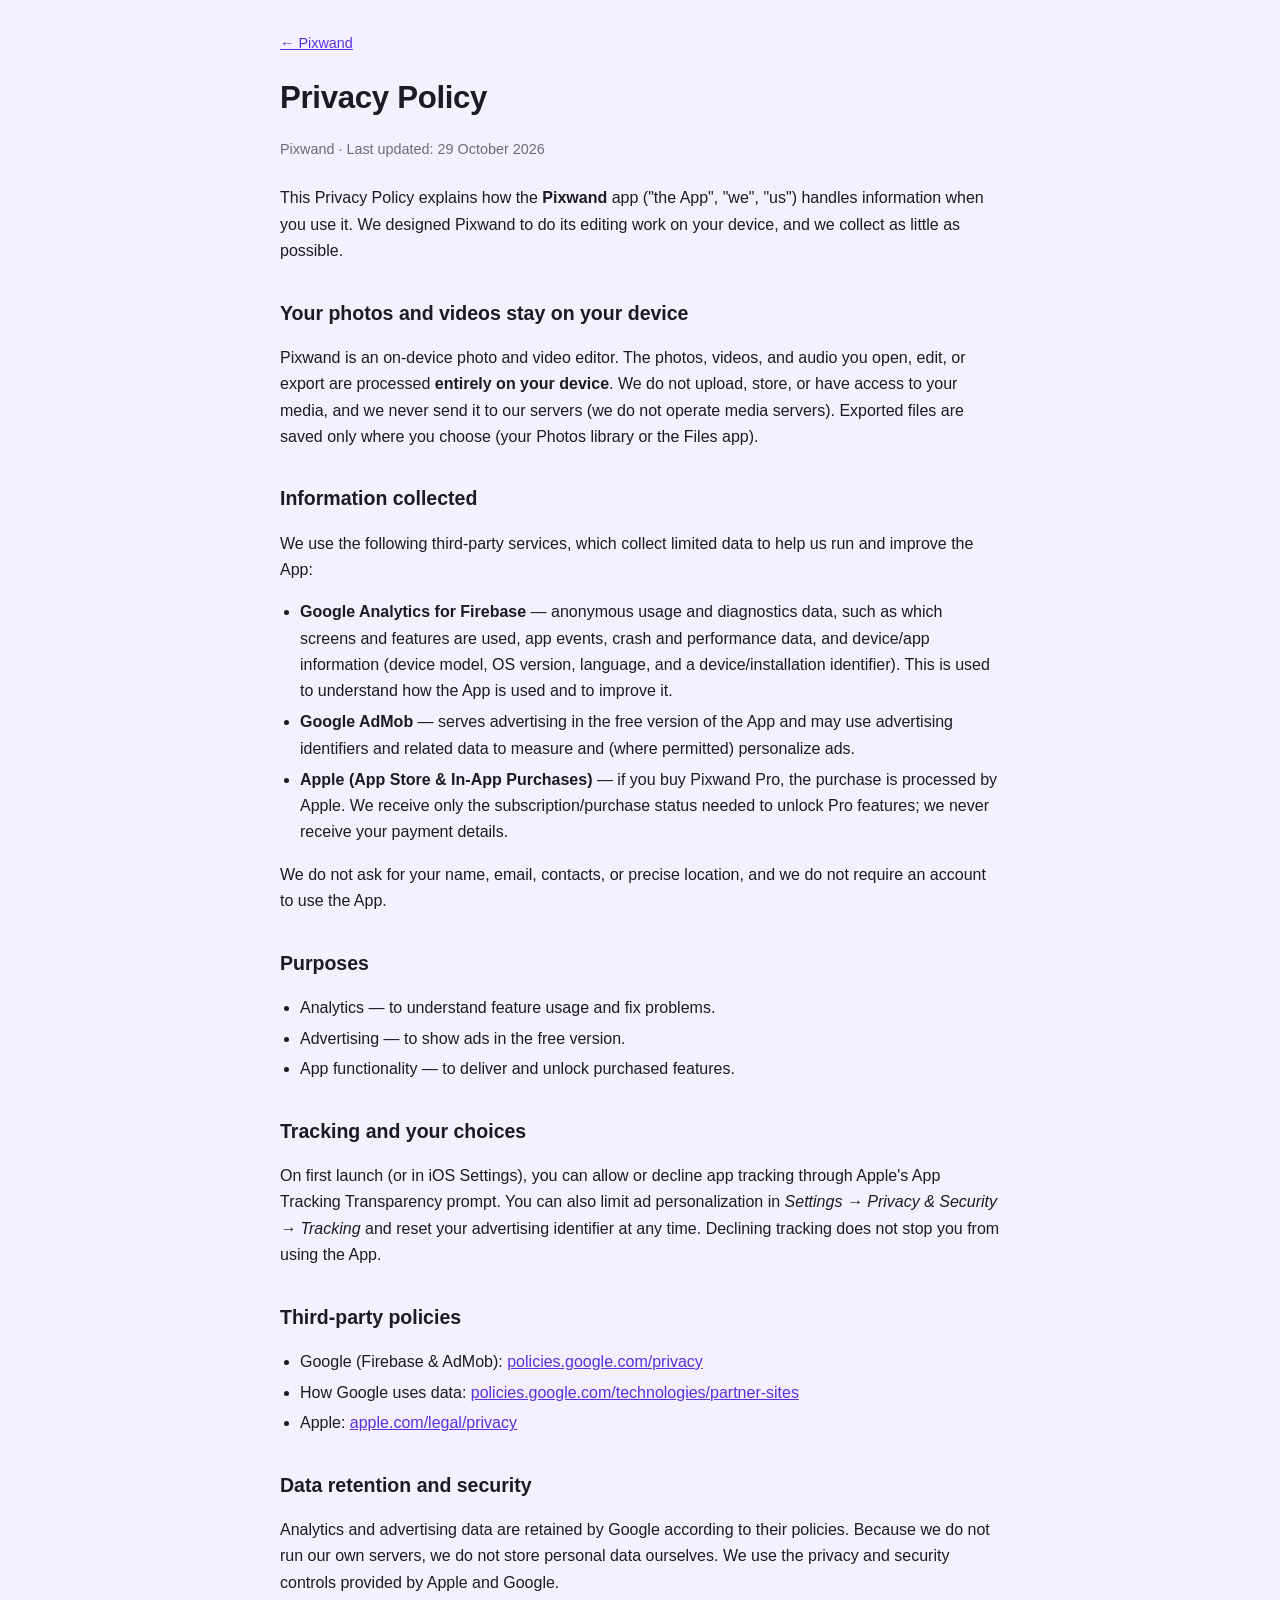
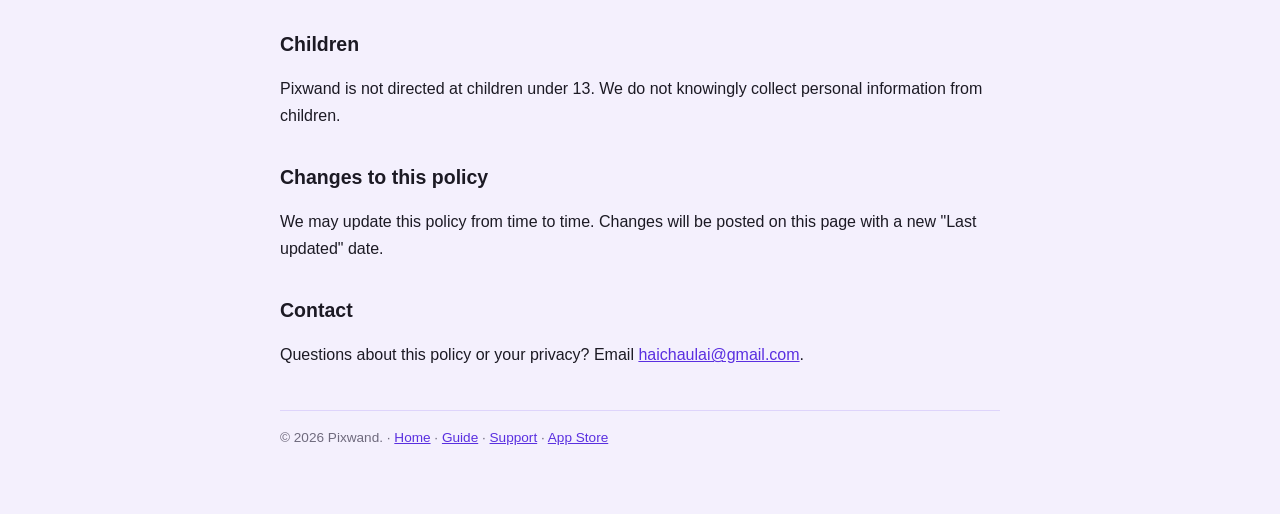
<file: privacy-policy.html>
<!doctype html>
<html lang="en">
<head>
  <meta charset="utf-8">
  <meta name="viewport" content="width=device-width, initial-scale=1">
  <title>Pixwand — Privacy Policy</title>
  <link rel="stylesheet" href="assets/site.css">
</head>
<body class="prose">
  <p class="back"><a href="./">&larr; Pixwand</a></p>
  <h1>Privacy Policy</h1>
  <p class="meta">Pixwand &middot; Last updated: 29 October 2026</p>

  <p>This Privacy Policy explains how the <strong>Pixwand</strong> app ("the App", "we", "us")
     handles information when you use it. We designed Pixwand to do its editing work on your
     device, and we collect as little as possible.</p>

  <h2>Your photos and videos stay on your device</h2>
  <p>Pixwand is an on-device photo and video editor. The photos, videos, and audio you open,
     edit, or export are processed <strong>entirely on your device</strong>. We do not upload,
     store, or have access to your media, and we never send it to our servers (we do not operate
     media servers). Exported files are saved only where you choose (your Photos library or the
     Files app).</p>

  <h2>Information collected</h2>
  <p>We use the following third-party services, which collect limited data to help us run and
     improve the App:</p>
  <ul>
    <li><strong>Google Analytics for Firebase</strong> — anonymous usage and diagnostics data,
        such as which screens and features are used, app events, crash and performance data,
        and device/app information (device model, OS version, language, and a device/installation
        identifier). This is used to understand how the App is used and to improve it.</li>
    <li><strong>Google AdMob</strong> — serves advertising in the free version of the App and may
        use advertising identifiers and related data to measure and (where permitted) personalize
        ads.</li>
    <li><strong>Apple (App Store &amp; In-App Purchases)</strong> — if you buy Pixwand Pro,
        the purchase is processed by Apple. We receive only the subscription/purchase status
        needed to unlock Pro features; we never receive your payment details.</li>
  </ul>
  <p>We do not ask for your name, email, contacts, or precise location, and we do not require an
     account to use the App.</p>

  <h2>Purposes</h2>
  <ul>
    <li>Analytics — to understand feature usage and fix problems.</li>
    <li>Advertising — to show ads in the free version.</li>
    <li>App functionality — to deliver and unlock purchased features.</li>
  </ul>

  <h2>Tracking and your choices</h2>
  <p>On first launch (or in iOS Settings), you can allow or decline app tracking through Apple's
     App Tracking Transparency prompt. You can also limit ad personalization in
     <em>Settings &rarr; Privacy &amp; Security &rarr; Tracking</em> and reset your advertising
     identifier at any time. Declining tracking does not stop you from using the App.</p>

  <h2>Third-party policies</h2>
  <ul>
    <li>Google (Firebase &amp; AdMob): <a href="https://policies.google.com/privacy">policies.google.com/privacy</a></li>
    <li>How Google uses data: <a href="https://policies.google.com/technologies/partner-sites">policies.google.com/technologies/partner-sites</a></li>
    <li>Apple: <a href="https://www.apple.com/legal/privacy/">apple.com/legal/privacy</a></li>
  </ul>

  <h2>Data retention and security</h2>
  <p>Analytics and advertising data are retained by Google according to their policies. Because we
     do not run our own servers, we do not store personal data ourselves. We use the privacy and
     security controls provided by Apple and Google.</p>

  <h2>Children</h2>
  <p>Pixwand is not directed at children under 13. We do not knowingly collect personal information
     from children.</p>

  <h2>Changes to this policy</h2>
  <p>We may update this policy from time to time. Changes will be posted on this page with a new
     "Last updated" date.</p>

  <h2>Contact</h2>
  <p>Questions about this policy or your privacy? Email
     <a href="mailto:haichaulai@gmail.com">haichaulai@gmail.com</a>.</p>

  <footer>
    &copy; 2026 Pixwand. &middot; <a href="./">Home</a> &middot;
    <a href="guide/">Guide</a> &middot;
    <a href="support.html">Support</a> &middot;
    <a href="https://apps.apple.com/app/id6810586772">App Store</a>
  </footer>
</body>
</html>
</file>
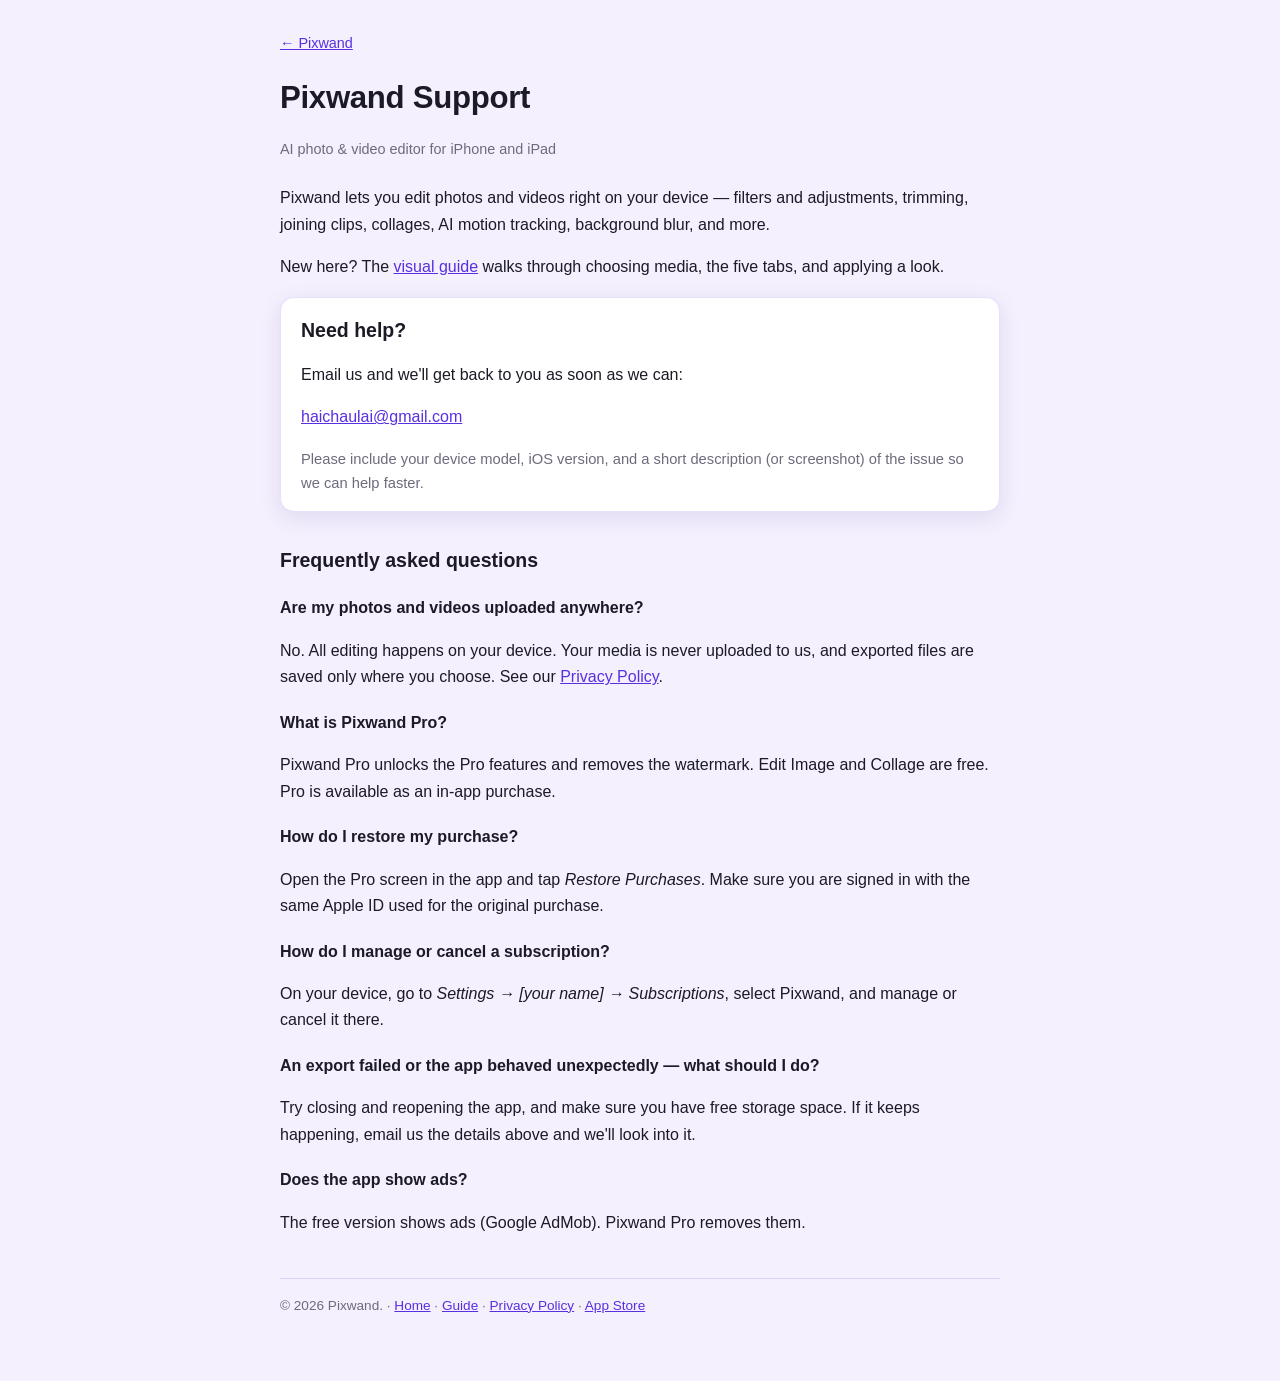
<file: support.html>
<!doctype html>
<html lang="en">
<head>
  <meta charset="utf-8">
  <meta name="viewport" content="width=device-width, initial-scale=1">
  <title>Pixwand — Support</title>
  <link rel="stylesheet" href="assets/site.css">
</head>
<body class="prose">
  <p class="back"><a href="./">&larr; Pixwand</a></p>
  <h1>Pixwand Support</h1>
  <p class="meta">AI photo &amp; video editor for iPhone and iPad</p>

  <p>Pixwand lets you edit photos and videos right on your device — filters and adjustments,
     trimming, joining clips, collages, AI motion tracking, background blur, and more.</p>

  <p>New here? The <a href="guide/">visual guide</a> walks through choosing media,
     the five tabs, and applying a look.</p>

  <div class="card">
    <h2 style="margin-top:0">Need help?</h2>
    <p>Email us and we'll get back to you as soon as we can:</p>
    <p class="email"><a href="mailto:haichaulai@gmail.com">haichaulai@gmail.com</a></p>
    <p class="tip" style="margin-bottom:0">
      Please include your device model, iOS version, and a short description (or screenshot)
      of the issue so we can help faster.</p>
  </div>

  <h2>Frequently asked questions</h2>

  <h3>Are my photos and videos uploaded anywhere?</h3>
  <p>No. All editing happens on your device. Your media is never uploaded to us, and exported
     files are saved only where you choose. See our
     <a href="privacy-policy.html">Privacy Policy</a>.</p>

  <h3>What is Pixwand Pro?</h3>
  <p>Pixwand Pro unlocks the Pro features and removes the watermark. Edit Image and Collage are
     free. Pro is available as an in-app purchase.</p>

  <h3>How do I restore my purchase?</h3>
  <p>Open the Pro screen in the app and tap <em>Restore Purchases</em>. Make sure you are signed
     in with the same Apple ID used for the original purchase.</p>

  <h3>How do I manage or cancel a subscription?</h3>
  <p>On your device, go to <em>Settings &rarr; [your name] &rarr; Subscriptions</em>, select
     Pixwand, and manage or cancel it there.</p>

  <h3>An export failed or the app behaved unexpectedly — what should I do?</h3>
  <p>Try closing and reopening the app, and make sure you have free storage space. If it keeps
     happening, email us the details above and we'll look into it.</p>

  <h3>Does the app show ads?</h3>
  <p>The free version shows ads (Google AdMob). Pixwand Pro removes them.</p>

  <footer>
    &copy; 2026 Pixwand. &middot; <a href="./">Home</a> &middot;
    <a href="guide/">Guide</a> &middot;
    <a href="privacy-policy.html">Privacy Policy</a> &middot;
    <a href="https://apps.apple.com/app/id6810586772">App Store</a>
  </footer>
</body>
</html>
</file>
<file: assets/site.css>
/* Pixwand's site: one sheet for the home page, the guide and the legal pages.
   Pale violet throughout, picked up from the app's own accent. */

:root {
  color-scheme: light dark;
  --bg: #f4f0fd;          /* the page: pale violet */
  --card: #ffffff;        /* panels sitting on it */
  --ink: #1c1a24;         /* body text */
  --dim: #6f6a7d;         /* captions, footers */
  --rule: rgba(106, 61, 240, .16);
  --accent: #6a3df0;      /* the app's purple */
  --accent-ink: #ffffff;  /* text on the accent */
  --link: #5a2fe0;
  --shadow: 0 6px 22px rgba(60, 20, 140, .10);
}

@media (prefers-color-scheme: dark) {
  :root {
    --bg: #15121d;
    --card: #1e1a29;
    --ink: #ece9f5;
    --dim: #a09ab4;
    --rule: rgba(160, 130, 255, .22);
    --accent: #8a63ff;
    --accent-ink: #130c26;
    --link: #b3a0ff;
    --shadow: 0 6px 22px rgba(0, 0, 0, .35);
  }
}

* { box-sizing: border-box; }

body {
  font: 16px/1.65 -apple-system, BlinkMacSystemFont, "Segoe UI", Roboto, Helvetica, Arial, sans-serif;
  max-width: 880px;
  margin: 0 auto;
  padding: 32px 20px 64px;
  color: var(--ink);
  background: var(--bg);
}

/* A narrower column reads better for long prose (the legal pages). */
body.prose { max-width: 760px; }

h1 { font-size: 1.95rem; margin: 0 0 4px; letter-spacing: -.01em; }
h2 { font-size: 1.22rem; margin: 2rem 0 .5rem; }
h3 { font-size: 1rem; margin: 1.2rem 0 .25rem; }
a { color: var(--link); }
.meta { color: var(--dim); font-size: .9rem; margin-bottom: 1.5rem; }
.tip { color: var(--dim); font-size: .92rem; margin-top: .8rem; }
ul { padding-left: 1.25rem; }
li { margin: .28rem 0; }
code { background: rgba(127, 127, 127, .15); padding: 1px 5px; border-radius: 4px; }

/* A panel: anything that should lift off the violet. */
.card {
  background: var(--card);
  border: 1px solid var(--rule);
  border-radius: 14px;
  padding: 16px 20px;
  margin: 1rem 0;
  box-shadow: var(--shadow);
}

/* The App Store button. */
.get {
  display: inline-block;
  margin: .4rem 0 1rem;
  padding: 13px 24px;
  border-radius: 999px;
  background: var(--accent);
  color: var(--accent-ink);
  font-size: 1.02rem;
  font-weight: 650;
  text-decoration: none;
  box-shadow: var(--shadow);
}
.get:hover { filter: brightness(1.08); }

/* The five tabs, side by side, each one a way into its own guide. */
.tabs {
  display: grid;
  grid-template-columns: repeat(5, 1fr);
  gap: 12px;
  margin: 1.2rem 0 .4rem;
  padding: 0;
  list-style: none;
}
.tabs a {
  display: flex;
  flex-direction: column;
  align-items: center;
  gap: 8px;
  height: 100%;
  padding: 16px 8px 14px;
  border: 1px solid var(--rule);
  border-radius: 16px;
  background: var(--card);
  box-shadow: var(--shadow);
  color: var(--ink);
  text-align: center;
  text-decoration: none;
}
.tabs a:hover { border-color: var(--accent); }
.tabs .icon { font-size: 1.5rem; line-height: 1; }
.tabs .name { font-weight: 650; font-size: .98rem; }
.tabs .what { color: var(--dim); font-size: .82rem; line-height: 1.35; }

/* A guide step: the clip on one side, what to do on the other. */
.step {
  display: grid;
  grid-template-columns: 250px 1fr;
  gap: 28px;
  align-items: start;
  padding: 26px 0;
  border-top: 1px solid var(--rule);
}
.step.wide { grid-template-columns: 1fr; }
.step video {
  width: 100%;
  border-radius: 22px;
  display: block;
  background: #000;
  box-shadow: var(--shadow);
}
.num {
  display: inline-block;
  min-width: 1.6em;
  padding: 0 .45em;
  margin-right: .5em;
  border-radius: 999px;
  background: var(--accent);
  color: var(--accent-ink);
  font-size: .85rem;
  font-weight: 700;
  text-align: center;
  vertical-align: 2px;
}

/* Breadcrumb back out of a guide page. */
.back { font-size: .9rem; margin: 0 0 1rem; }

footer {
  margin-top: 2.6rem;
  color: var(--dim);
  font-size: .85rem;
  border-top: 1px solid var(--rule);
  padding-top: 1rem;
}

/* One column on a phone; the clip no wider than a hand. */
@media (max-width: 680px) {
  .tabs { grid-template-columns: repeat(2, 1fr); }
  .tabs li:last-child { grid-column: 1 / -1; }
  .step { grid-template-columns: 1fr; gap: 16px; }
  .step video { max-width: 240px; margin: 0 auto; }
}
</file>
